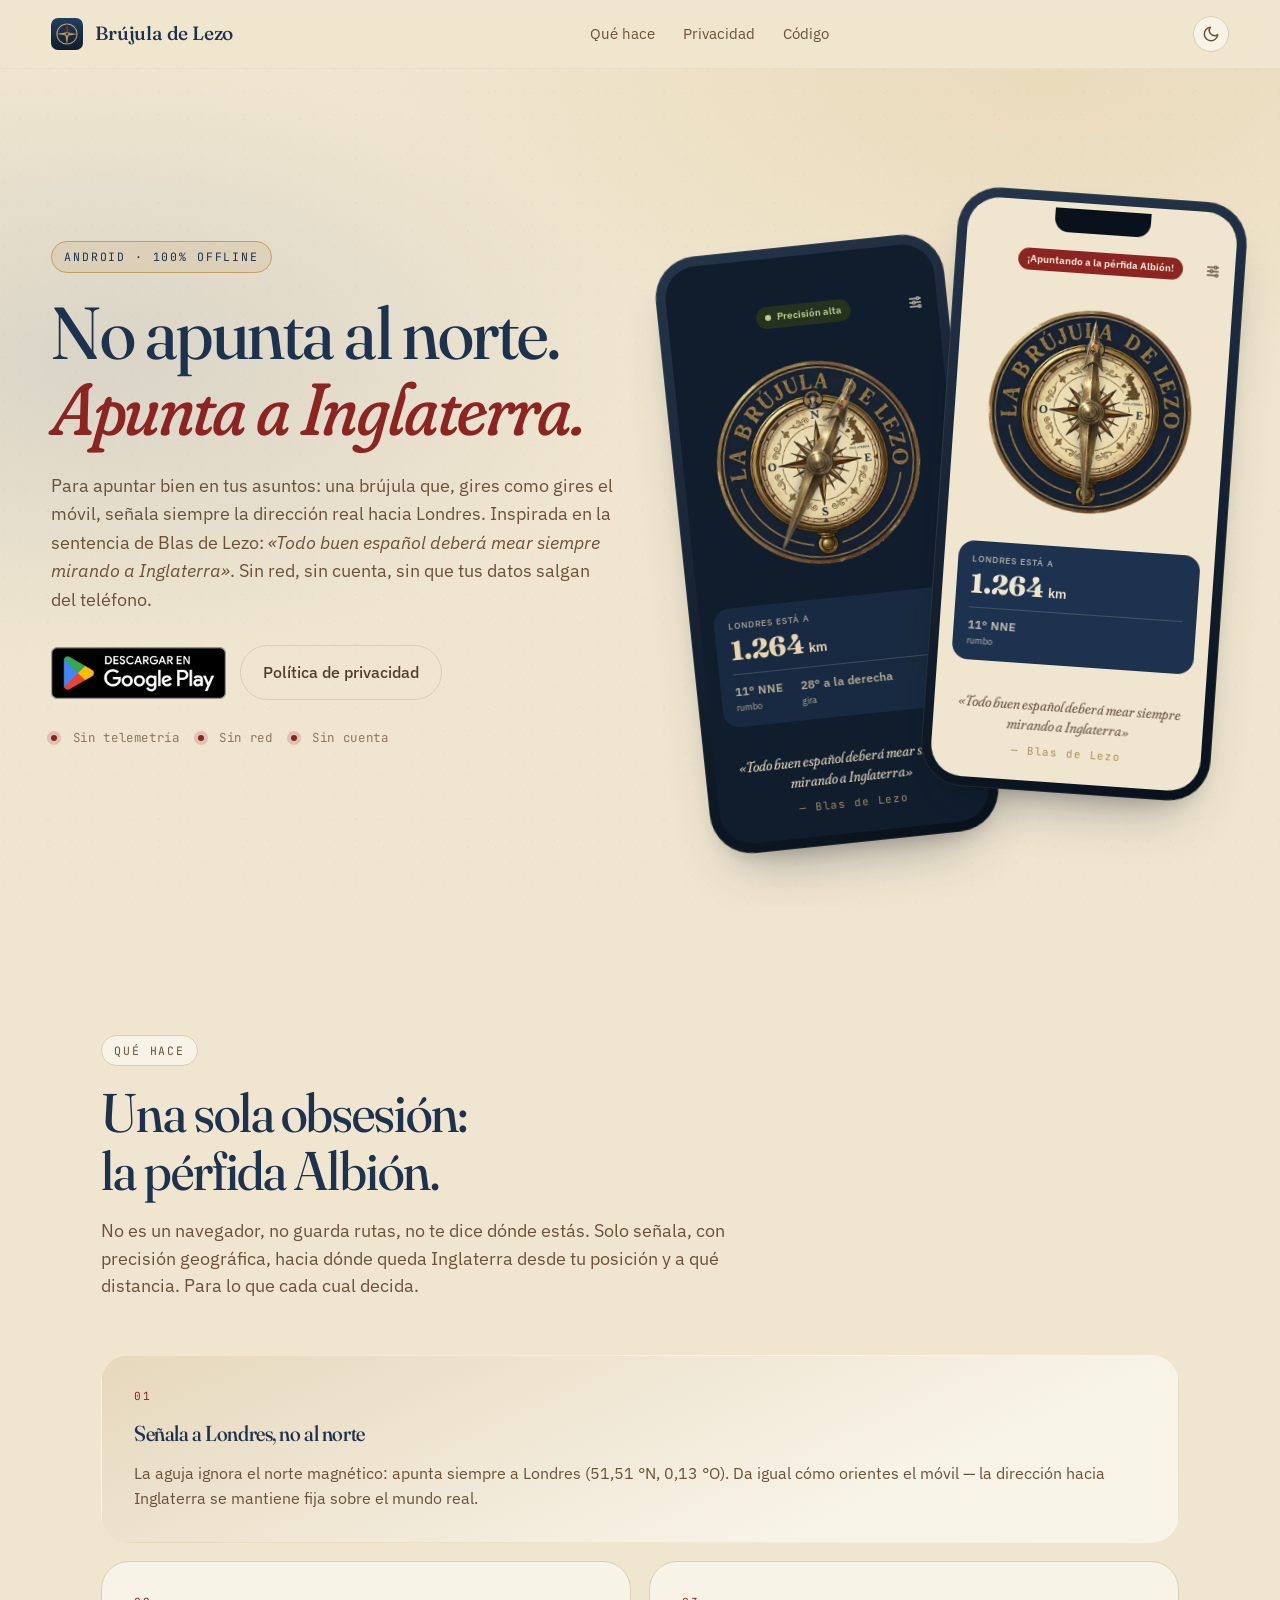
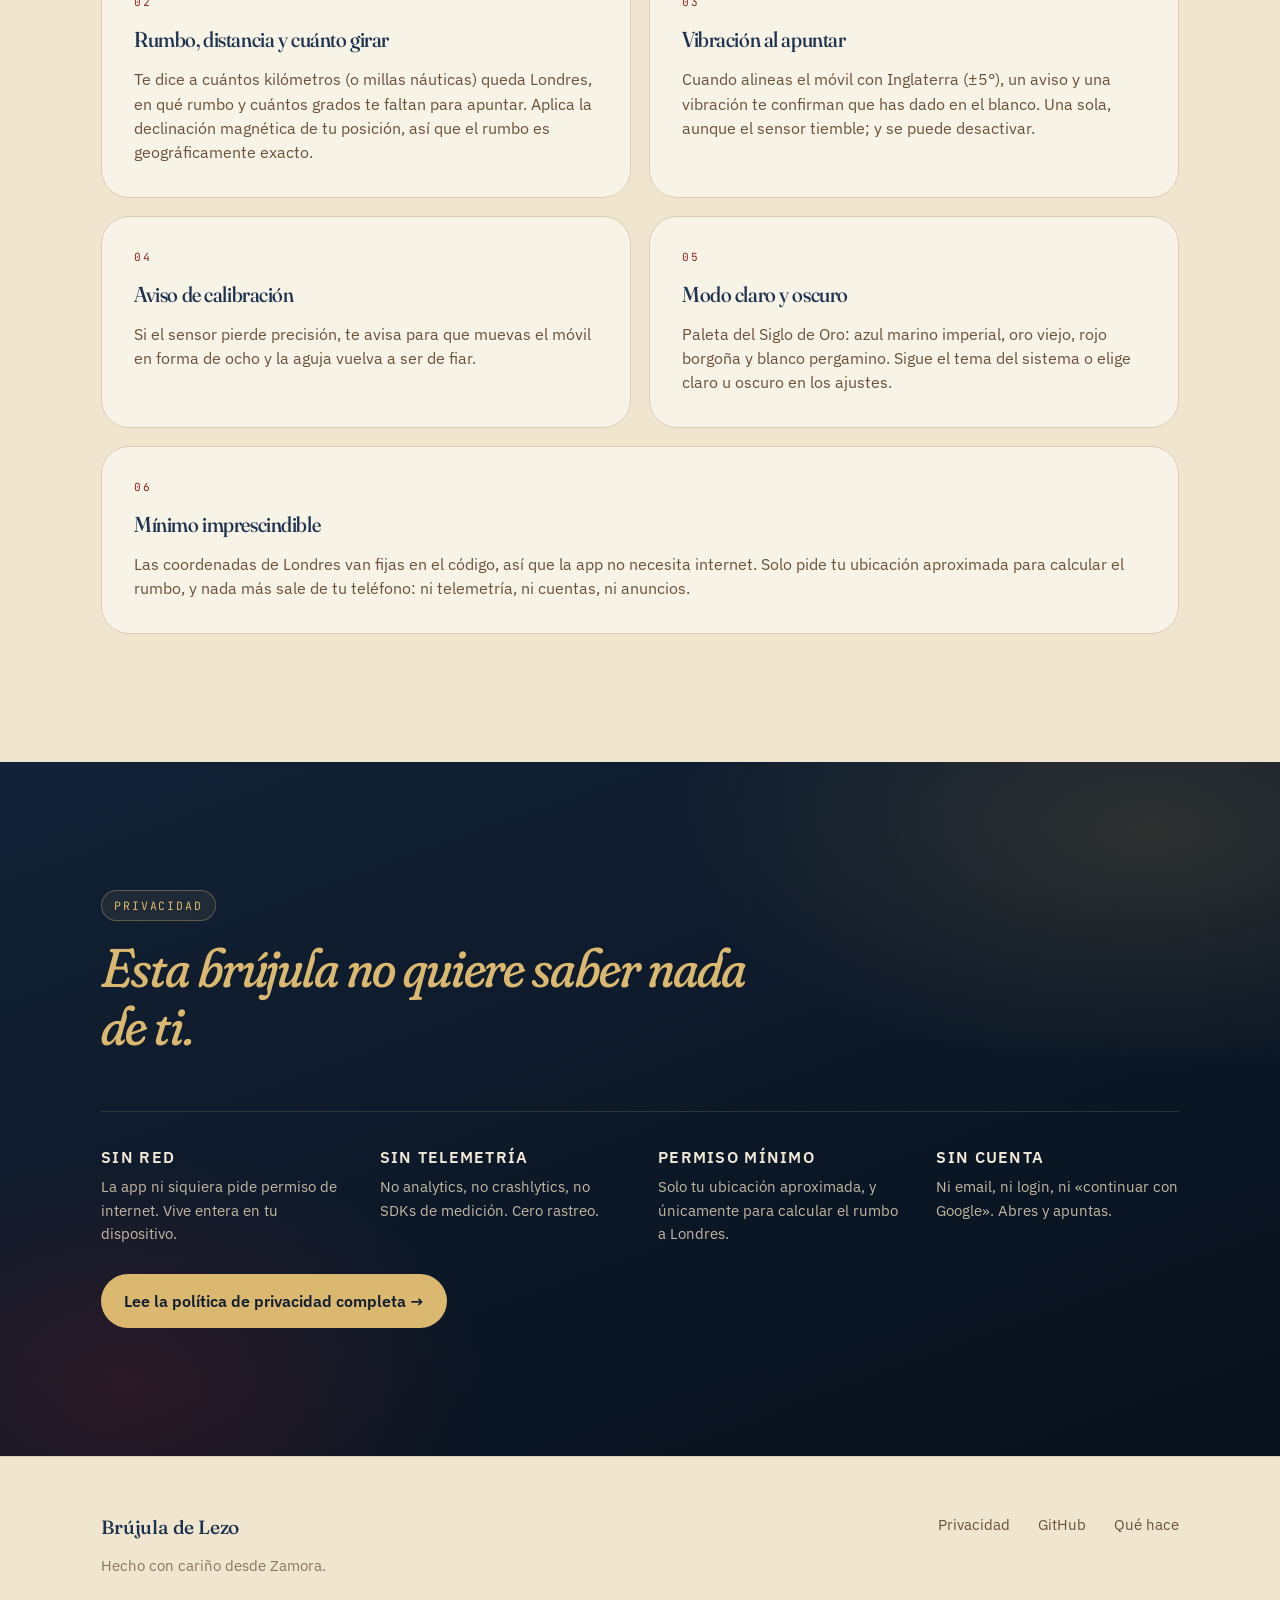
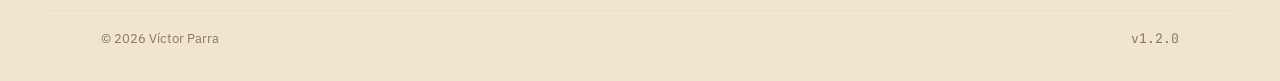
<file: docs/index.html>
<!doctype html>
<html lang="es">
<head>
  <meta charset="utf-8" />
  <meta name="viewport" content="width=device-width, initial-scale=1, viewport-fit=cover" />
  <title>Brújula de Lezo — Para apuntar bien en tus asuntos</title>
  <meta name="description" content="Una brújula para Android que señala siempre a Londres, no al norte. Inspirada en Blas de Lezo. 100% offline: sin red, sin cuenta, sin telemetría." />
  <meta name="theme-color" content="#F0E6D1" media="(prefers-color-scheme: light)" />
  <meta name="theme-color" content="#0F1D2E" media="(prefers-color-scheme: dark)" />

  <!-- OG -->
  <meta property="og:title" content="Brújula de Lezo — Para apuntar bien en tus asuntos" />
  <meta property="og:description" content="Una brújula Android que señala siempre a Inglaterra, no al norte. Sin red, sin cuenta, sin telemetría." />
  <meta property="og:type" content="website" />
  <meta property="og:url" content="https://brujuladelezo.cuzo.dev/" />
  <meta property="og:image" content="https://brujuladelezo.cuzo.dev/icon.png" />

  <link rel="icon" href="favicon.svg" type="image/svg+xml" />
  <link rel="apple-touch-icon" href="icon.png" />
  <link rel="preconnect" href="https://fonts.googleapis.com" />
  <link rel="preconnect" href="https://fonts.gstatic.com" crossorigin />
  <link href="https://fonts.googleapis.com/css2?family=Fraunces:opsz,wght,SOFT@9..144,300..900,30..100&family=IBM+Plex+Sans:wght@300;400;500;600;700&family=JetBrains+Mono:wght@400;500&display=swap" rel="stylesheet" />
  <link rel="stylesheet" href="styles.css" />
</head>
<body>

  <!-- ─── NAV ─────────────────────────────────────────────────────────────── -->
  <header class="nav">
    <a class="brand" href="/">
      <span class="brand__mark" aria-hidden="true">
        <svg viewBox="0 0 108 108" width="32" height="32">
          <defs>
            <linearGradient id="navbg" x1="0" y1="0" x2="0" y2="1">
              <stop offset="0" stop-color="#233d63" />
              <stop offset="1" stop-color="#0f1d2e" />
            </linearGradient>
          </defs>
          <rect width="108" height="108" rx="24" fill="url(#navbg)" />
          <circle cx="54" cy="54" r="34" fill="none" stroke="#c2a25e" stroke-width="3.5" />
          <polygon points="54,18 60,54 54,54" fill="#a02a23" />
          <polygon points="54,18 48,54 54,54" fill="#8a221c" />
          <polygon points="90,54 54,60 54,54" fill="#c2a25e" />
          <polygon points="90,54 54,48 54,54" fill="#a98842" />
          <polygon points="54,90 48,54 54,54" fill="#c2a25e" />
          <polygon points="54,90 60,54 54,54" fill="#a98842" />
          <polygon points="18,54 54,48 54,54" fill="#c2a25e" />
          <polygon points="18,54 54,60 54,54" fill="#a98842" />
          <circle cx="54" cy="54" r="5" fill="#0f1d2e" stroke="#c2a25e" stroke-width="2" />
        </svg>
      </span>
      <span class="brand__name">Brújula de Lezo</span>
    </a>
    <nav class="nav__links">
      <a href="#features">Qué hace</a>
      <a href="#privacy">Privacidad</a>
      <a href="https://github.com/parrazam/brujula-de-lezo" target="_blank" rel="noopener">Código</a>
    </nav>
    <button class="theme-toggle" type="button" aria-label="Cambiar tema" title="Cambiar tema">
      <svg class="icon-moon" viewBox="0 0 24 24" fill="none" stroke="currentColor" stroke-width="2" stroke-linecap="round" stroke-linejoin="round" aria-hidden="true">
        <path d="M21 12.79A9 9 0 1 1 11.21 3 7 7 0 0 0 21 12.79z"/>
      </svg>
      <svg class="icon-sun" viewBox="0 0 24 24" fill="none" stroke="currentColor" stroke-width="2" stroke-linecap="round" stroke-linejoin="round" aria-hidden="true">
        <circle cx="12" cy="12" r="4"/>
        <path d="M12 2v2M12 20v2M4.93 4.93l1.41 1.41M17.66 17.66l1.41 1.41M2 12h2M20 12h2M4.93 19.07l1.41-1.41M17.66 6.34l1.41-1.41"/>
      </svg>
    </button>
  </header>

  <!-- ─── HERO ────────────────────────────────────────────────────────────── -->
  <section class="hero">
    <div class="hero__grain" aria-hidden="true"></div>
    <div class="hero__inner">
      <div class="hero__copy">
        <span class="eyebrow">Android · 100% offline</span>
        <h1 class="hero__title">
          No apunta al norte.
          <span class="hero__title-accent">Apunta a Inglaterra.</span>
        </h1>
        <p class="hero__lead">
          Para apuntar bien en tus asuntos: una brújula que, gires como gires el móvil,
          señala siempre la dirección real
          hacia Londres. Inspirada en la sentencia de Blas de Lezo: <em>«Todo buen español
          deberá mear siempre mirando a Inglaterra»</em>. Sin red, sin cuenta, sin que tus datos salgan del teléfono.
        </p>
        <div class="hero__ctas">
          <a class="btn-play" href="https://play.google.com/store/apps/details?id=com.brujuladelezo" target="_blank" rel="noopener" aria-label="Descargar Brújula de Lezo en Google Play">
            <img src="google-play-badge.png" alt="Disponible en Google Play" />
          </a>
          <a class="btn btn--ghost" href="privacy.html">Política de privacidad</a>
        </div>
        <ul class="hero__chips">
          <li><span class="dot"></span> Sin telemetría</li>
          <li><span class="dot"></span> Sin red</li>
          <li><span class="dot"></span> Sin cuenta</li>
        </ul>
      </div>

      <!-- Mockup móvil: réplica de CompassScreen 1.2 (sin título; estado + ajustes, rosa, tarjeta y cita) -->
      <div class="phones" aria-label="Capturas de la app">
        <div class="phone phone--back" aria-hidden="true">
          <div class="phone__screen">
            <div class="screen screen--dark">
              <div class="app-top">
                <span class="app-pill app-pill--ok"><span class="app-pill__dot"></span>Precisión alta</span>
                <svg class="app-gear" viewBox="0 0 24 24" fill="none" stroke="currentColor" stroke-width="2" stroke-linecap="round" aria-hidden="true"><path d="M4 6h10M18 6h2M4 12h4M12 12h8M4 18h12"/><circle cx="16" cy="6" r="2"/><circle cx="10" cy="12" r="2"/><circle cx="18" cy="18" r="2"/></svg>
              </div>
              <div class="compass">
                <img class="compass__face" src="compass_face.png" alt="" />
                <img class="compass__needle" src="compass_needle.png" alt="" style="--needle: 28deg" />
              </div>
              <div class="app-card">
                <span class="app-card__label">Londres está a</span>
                <span class="app-card__big">1.264<small>km</small></span>
                <span class="app-card__facts"><span><b>11° NNE</b>rumbo</span><span><b>28° a la derecha</b>gira</span></span>
              </div>
              <blockquote class="quote">
                «Todo buen español deberá mear siempre mirando a Inglaterra»
                <cite>— Blas de Lezo</cite>
              </blockquote>
            </div>
          </div>
        </div>

        <div class="phone phone--front">
          <div class="phone__notch" aria-hidden="true"></div>
          <div class="phone__screen">
            <div class="screen screen--light">
              <div class="app-top">
                <span class="app-pill app-pill--hit">¡Apuntando a la pérfida Albión!</span>
                <svg class="app-gear" viewBox="0 0 24 24" fill="none" stroke="currentColor" stroke-width="2" stroke-linecap="round" aria-hidden="true"><path d="M4 6h10M18 6h2M4 12h4M12 12h8M4 18h12"/><circle cx="16" cy="6" r="2"/><circle cx="10" cy="12" r="2"/><circle cx="18" cy="18" r="2"/></svg>
              </div>
              <div class="compass">
                <img class="compass__face" src="compass_face.png" alt="Rosa de los vientos de la Brújula de Lezo" />
                <img class="compass__needle" src="compass_needle.png" alt="Aguja apuntando a Londres" style="--needle: 0deg" />
              </div>
              <div class="app-card">
                <span class="app-card__label">Londres está a</span>
                <span class="app-card__big">1.264<small>km</small></span>
                <span class="app-card__facts"><span><b>11° NNE</b>rumbo</span></span>
              </div>
              <blockquote class="quote">
                «Todo buen español deberá mear siempre mirando a Inglaterra»
                <cite>— Blas de Lezo</cite>
              </blockquote>
            </div>
          </div>
        </div>
      </div>
    </div>
  </section>

  <!-- ─── FEATURES ────────────────────────────────────────────────────────── -->
  <section id="features" class="features">
    <div class="section__head">
      <span class="eyebrow eyebrow--dark">Qué hace</span>
      <h2 class="section__title">Una sola obsesión:<br/>la pérfida Albión.</h2>
      <p class="section__lead">No es un navegador, no guarda rutas, no te dice dónde estás. Solo señala, con precisión geográfica, hacia dónde queda Inglaterra desde tu posición y a qué distancia. Para lo que cada cual decida.</p>
    </div>

    <div class="features__grid">

      <article class="card card--lg card--accent">
        <div class="card__num">01</div>
        <h3>Señala a Londres, no al norte</h3>
        <p>La aguja ignora el norte magnético: apunta siempre a Londres (51,51 °N, 0,13 °O). Da igual cómo orientes el móvil — la dirección hacia Inglaterra se mantiene fija sobre el mundo real.</p>
      </article>

      <article class="card">
        <div class="card__num">02</div>
        <h3>Rumbo, distancia y cuánto girar</h3>
        <p>Te dice a cuántos kilómetros (o millas náuticas) queda Londres, en qué rumbo y cuántos grados te faltan para apuntar. Aplica la declinación magnética de tu posición, así que el rumbo es geográficamente exacto.</p>
      </article>

      <article class="card">
        <div class="card__num">03</div>
        <h3>Vibración al apuntar</h3>
        <p>Cuando alineas el móvil con Inglaterra (±5°), un aviso y una vibración te confirman que has dado en el blanco. Una sola, aunque el sensor tiemble; y se puede desactivar.</p>
      </article>

      <article class="card">
        <div class="card__num">04</div>
        <h3>Aviso de calibración</h3>
        <p>Si el sensor pierde precisión, te avisa para que muevas el móvil en forma de ocho y la aguja vuelva a ser de fiar.</p>
      </article>

      <article class="card">
        <div class="card__num">05</div>
        <h3>Modo claro y oscuro</h3>
        <p>Paleta del Siglo de Oro: azul marino imperial, oro viejo, rojo borgoña y blanco pergamino. Sigue el tema del sistema o elige claro u oscuro en los ajustes.</p>
      </article>

      <article class="card card--lg">
        <div class="card__num">06</div>
        <h3>Mínimo imprescindible</h3>
        <p>Las coordenadas de Londres van fijas en el código, así que la app no necesita internet. Solo pide tu ubicación aproximada para calcular el rumbo, y nada más sale de tu teléfono: ni telemetría, ni cuentas, ni anuncios.</p>
      </article>

    </div>
  </section>

  <!-- ─── PRIVACY MANIFESTO ───────────────────────────────────────────────── -->
  <section id="privacy" class="manifesto">
    <div class="manifesto__inner">
      <span class="eyebrow eyebrow--light">Privacidad</span>
      <h2 class="manifesto__title">Esta brújula no quiere saber nada de ti.</h2>
      <div class="manifesto__grid">
        <div>
          <h3>Sin red</h3>
          <p>La app ni siquiera pide permiso de internet. Vive entera en tu dispositivo.</p>
        </div>
        <div>
          <h3>Sin telemetría</h3>
          <p>No analytics, no crashlytics, no SDKs de medición. Cero rastreo.</p>
        </div>
        <div>
          <h3>Permiso mínimo</h3>
          <p>Solo tu ubicación aproximada, y únicamente para calcular el rumbo a Londres.</p>
        </div>
        <div>
          <h3>Sin cuenta</h3>
          <p>Ni email, ni login, ni «continuar con Google». Abres y apuntas.</p>
        </div>
      </div>
      <a class="btn btn--light" href="privacy.html">Lee la política de privacidad completa →</a>
    </div>
  </section>

  <!-- ─── FOOTER ──────────────────────────────────────────────────────────── -->
  <footer class="foot">
    <div class="foot__inner">
      <div>
        <span class="brand brand--small">
          <span class="brand__name">Brújula de Lezo</span>
        </span>
        <p class="foot__copy">Hecho con cariño desde Zamora.</p>
      </div>
      <nav class="foot__links">
        <a href="privacy.html">Privacidad</a>
        <a href="https://github.com/parrazam/brujula-de-lezo" target="_blank" rel="noopener">GitHub</a>
        <a href="#features">Qué hace</a>
      </nav>
    </div>
    <div class="foot__line">
      <span>© 2026 Víctor Parra</span>
      <span class="mono" id="app-version">v1.2.0</span>
    </div>
  </footer>

  <script>
    // Versión: la traemos en vivo desde la última GitHub Release para que el
    // footer se actualice solo con cada tag. Si falla la red, se queda el
    // valor estático que ya está en el HTML.
    (function () {
      var el = document.getElementById('app-version');
      if (!el || !window.fetch) return;
      fetch('https://api.github.com/repos/parrazam/brujula-de-lezo/releases/latest', {
        headers: { 'Accept': 'application/vnd.github+json' }
      })
        .then(function (r) { return r.ok ? r.json() : null; })
        .then(function (data) {
          if (data && typeof data.tag_name === 'string' && data.tag_name) {
            el.textContent = data.tag_name;
          }
        })
        .catch(function () { /* noop: nos quedamos con el fallback */ });
    })();
  </script>

  <script>
    // Toggle de tema. Sin almacenamiento: solo persiste en la pestaña activa.
    // Si el usuario nunca pulsa, el tema lo decide prefers-color-scheme via CSS.
    (function () {
      var btn = document.querySelector('.theme-toggle');
      if (!btn) return;
      var root = document.documentElement;
      btn.addEventListener('click', function () {
        var prefersDark = window.matchMedia('(prefers-color-scheme: dark)').matches;
        var current = root.classList.contains('theme-dark') ? 'dark'
                    : root.classList.contains('theme-light') ? 'light'
                    : (prefersDark ? 'dark' : 'light');
        var next = current === 'dark' ? 'light' : 'dark';
        root.classList.remove('theme-light', 'theme-dark');
        root.classList.add('theme-' + next);
      });
    })();
  </script>
</body>
</html>
</file>
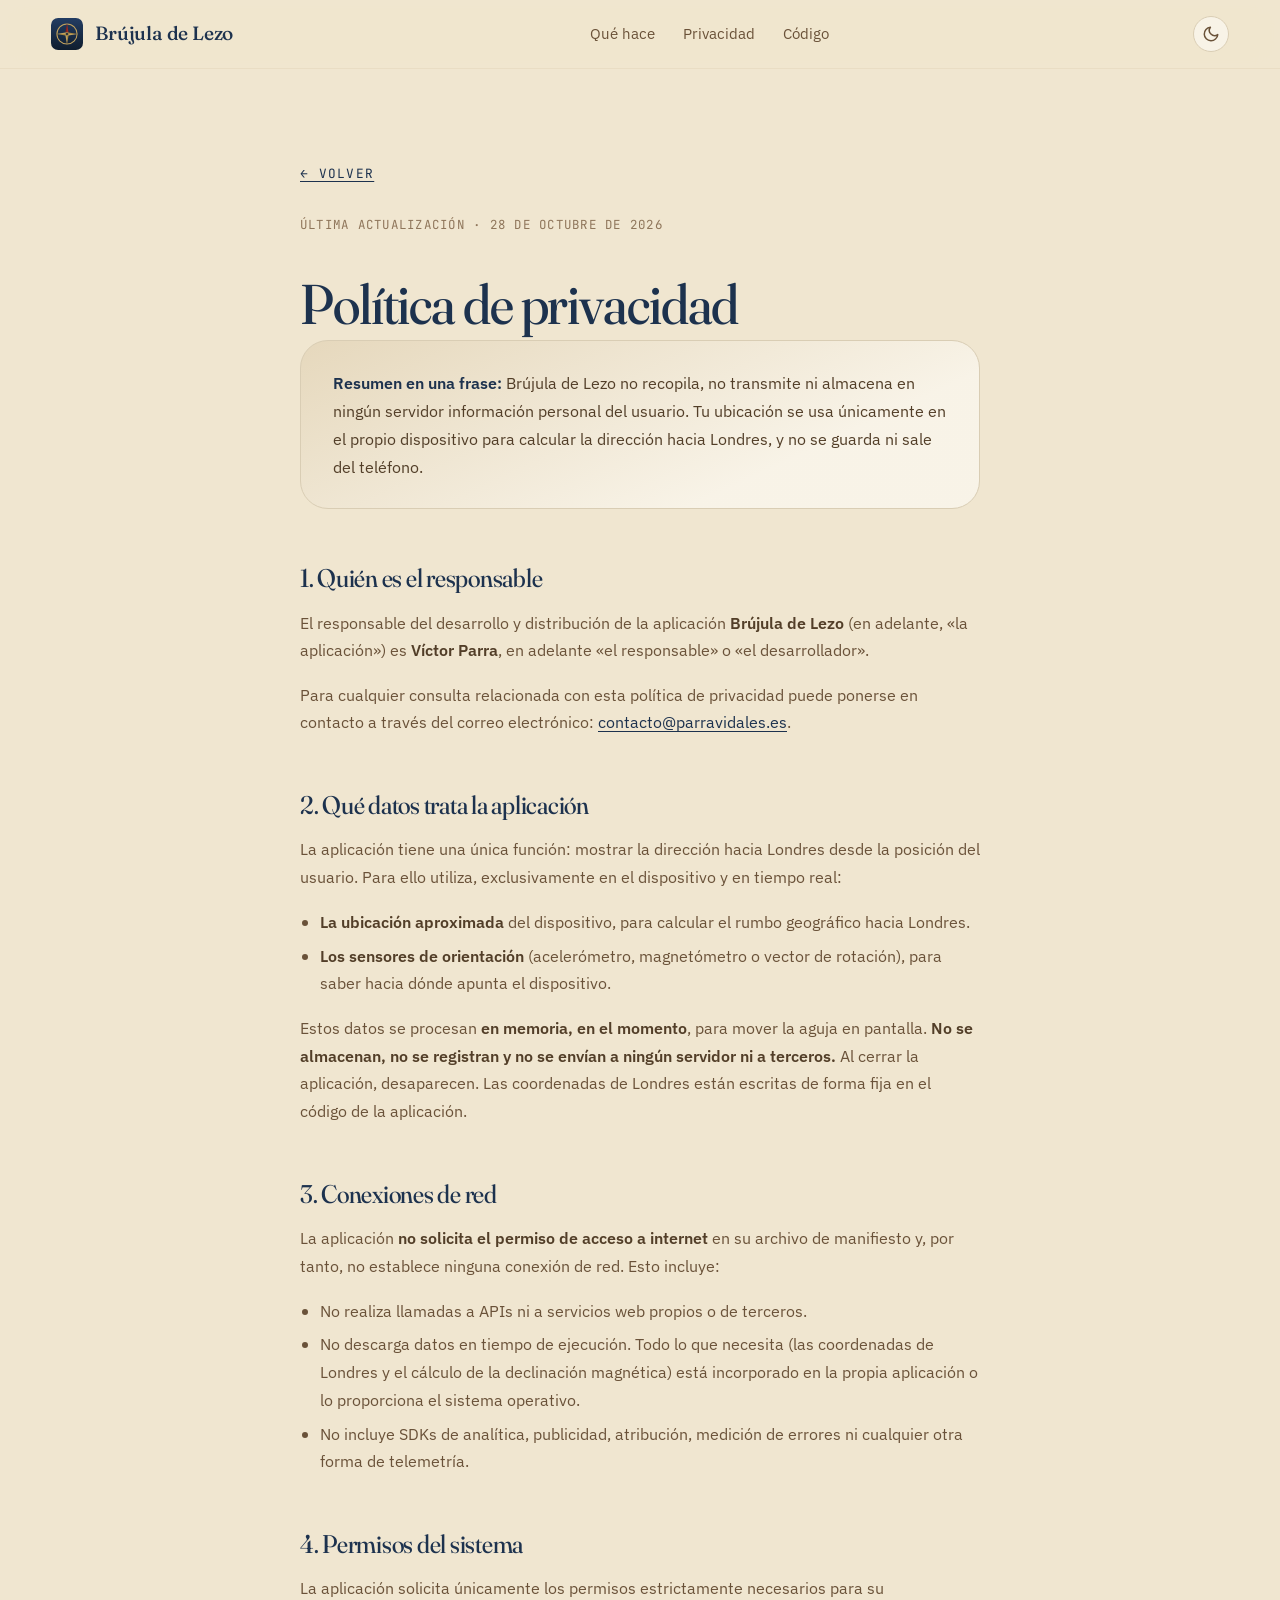
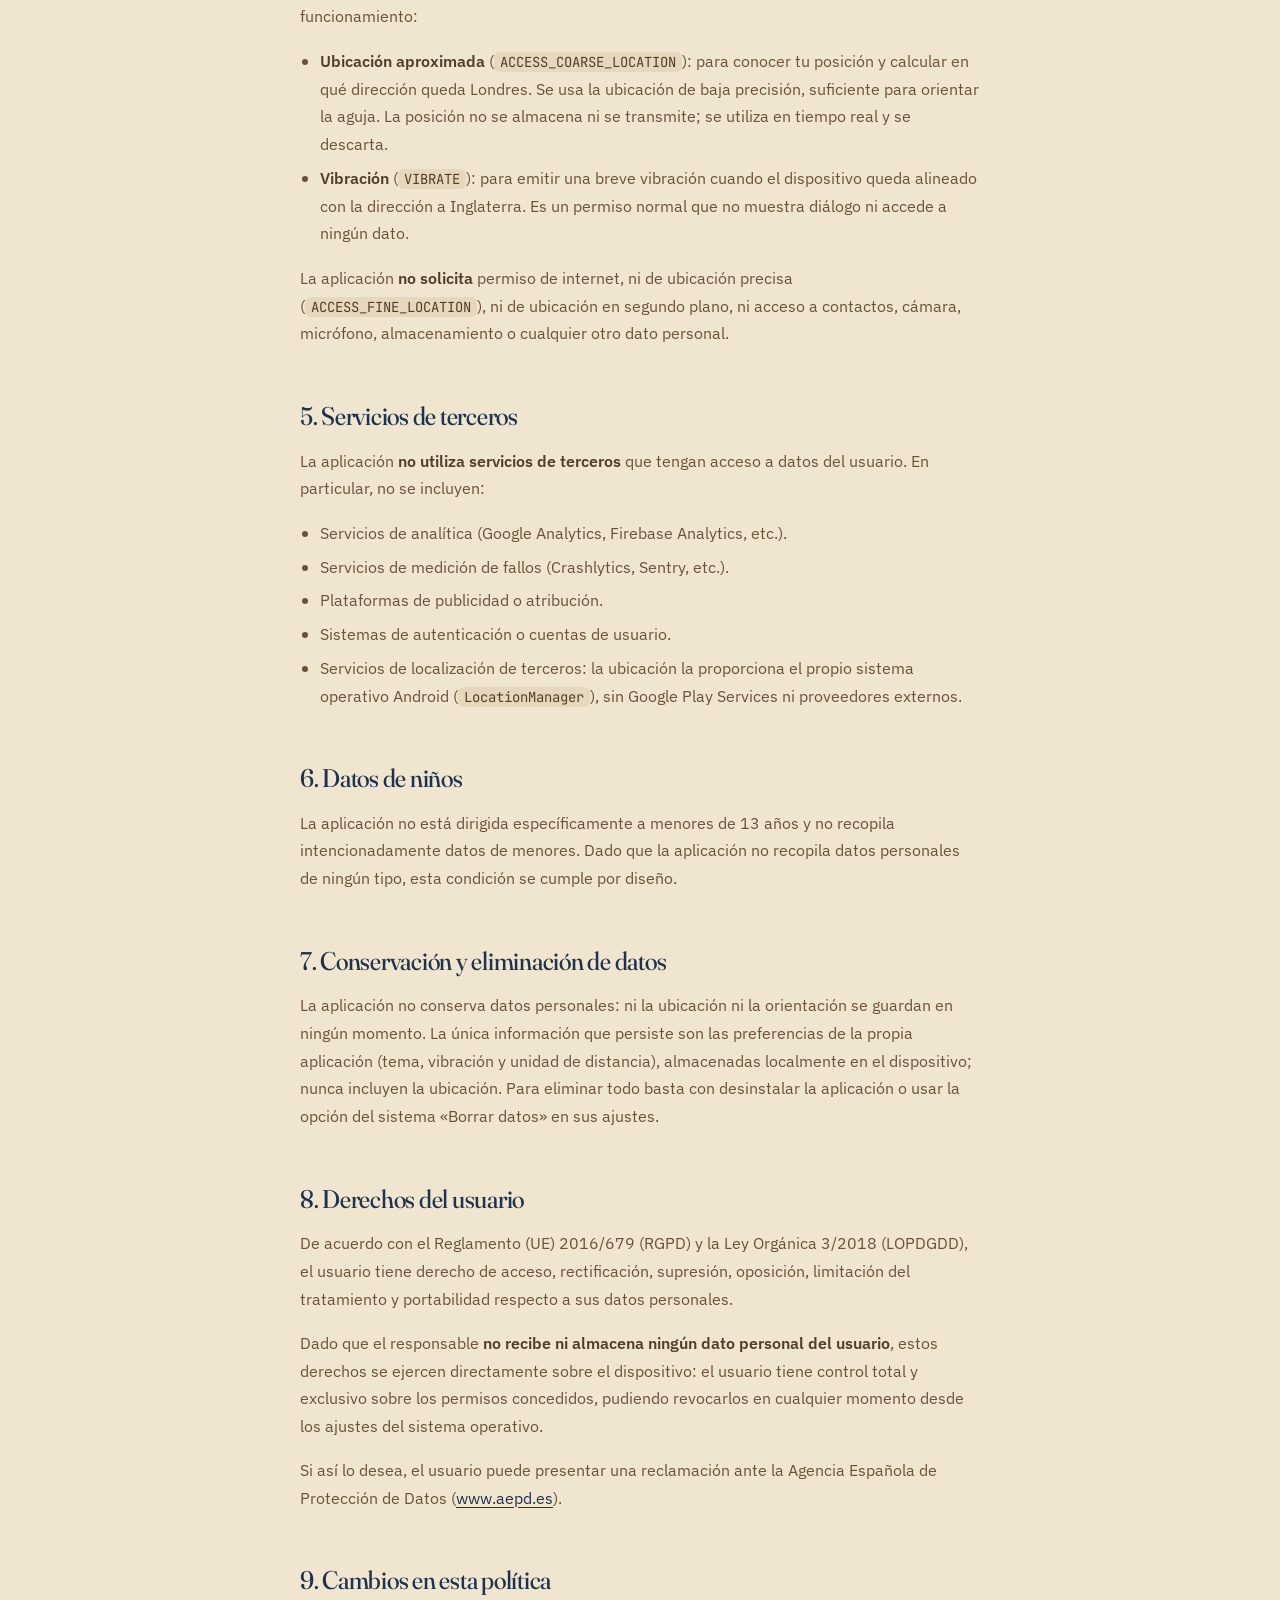
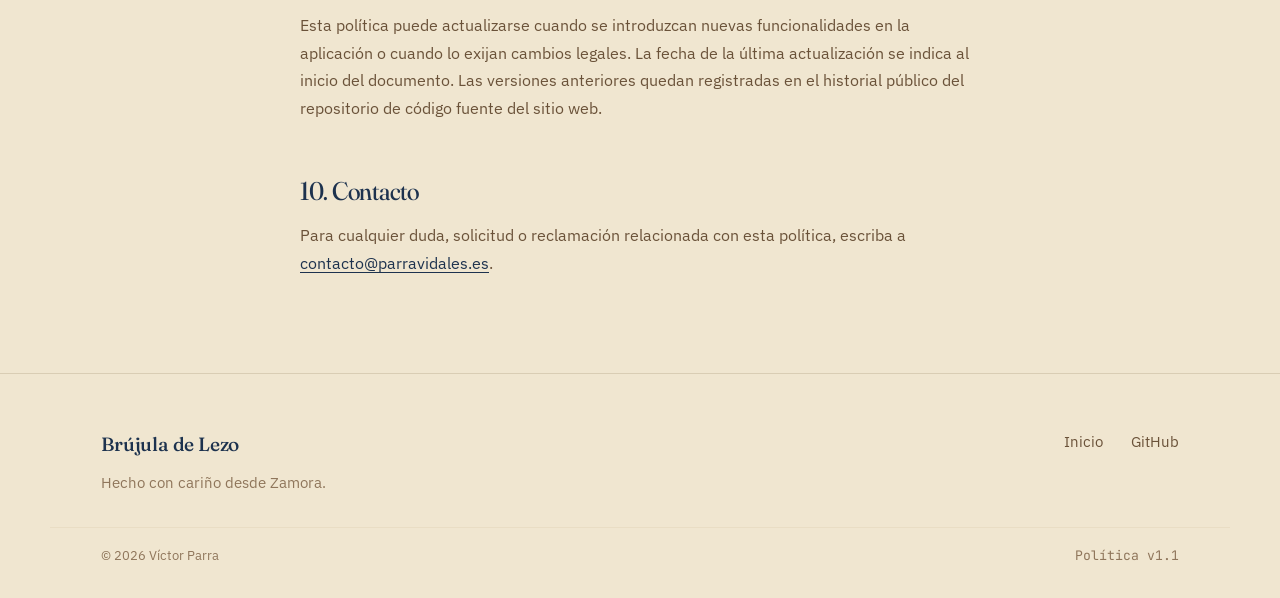
<file: docs/privacy.html>
<!doctype html>
<html lang="es">
<head>
  <meta charset="utf-8" />
  <meta name="viewport" content="width=device-width, initial-scale=1, viewport-fit=cover" />
  <title>Política de privacidad — Brújula de Lezo</title>
  <meta name="description" content="Política de privacidad de Brújula de Lezo: una app Android que no recopila datos personales, no se conecta a internet y solo usa tu ubicación aproximada en el propio dispositivo." />
  <meta name="theme-color" content="#F0E6D1" media="(prefers-color-scheme: light)" />
  <meta name="theme-color" content="#0F1D2E" media="(prefers-color-scheme: dark)" />
  <link rel="icon" href="favicon.svg" type="image/svg+xml" />
  <link rel="apple-touch-icon" href="icon.png" />
  <link rel="preconnect" href="https://fonts.googleapis.com" />
  <link rel="preconnect" href="https://fonts.gstatic.com" crossorigin />
  <link href="https://fonts.googleapis.com/css2?family=Fraunces:opsz,wght,SOFT@9..144,300..900,30..100&family=IBM+Plex+Sans:wght@300;400;500;600;700&family=JetBrains+Mono:wght@400;500&display=swap" rel="stylesheet" />
  <link rel="stylesheet" href="styles.css" />
</head>
<body>

  <header class="nav">
    <a class="brand" href="/">
      <span class="brand__mark" aria-hidden="true">
        <svg viewBox="0 0 108 108" width="32" height="32">
          <defs>
            <linearGradient id="navbg" x1="0" y1="0" x2="0" y2="1">
              <stop offset="0" stop-color="#233d63" />
              <stop offset="1" stop-color="#0f1d2e" />
            </linearGradient>
          </defs>
          <rect width="108" height="108" rx="24" fill="url(#navbg)" />
          <circle cx="54" cy="54" r="34" fill="none" stroke="#c2a25e" stroke-width="3.5" />
          <polygon points="54,18 60,54 54,54" fill="#a02a23" />
          <polygon points="54,18 48,54 54,54" fill="#8a221c" />
          <polygon points="90,54 54,60 54,54" fill="#c2a25e" />
          <polygon points="90,54 54,48 54,54" fill="#a98842" />
          <polygon points="54,90 48,54 54,54" fill="#c2a25e" />
          <polygon points="54,90 60,54 54,54" fill="#a98842" />
          <polygon points="18,54 54,48 54,54" fill="#c2a25e" />
          <polygon points="18,54 54,60 54,54" fill="#a98842" />
          <circle cx="54" cy="54" r="5" fill="#0f1d2e" stroke="#c2a25e" stroke-width="2" />
        </svg>
      </span>
      <span class="brand__name">Brújula de Lezo</span>
    </a>
    <nav class="nav__links">
      <a href="/#features">Qué hace</a>
      <a href="/#privacy">Privacidad</a>
      <a href="https://github.com/parrazam/brujula-de-lezo" target="_blank" rel="noopener">Código</a>
    </nav>
    <button class="theme-toggle" type="button" aria-label="Cambiar tema" title="Cambiar tema">
      <svg class="icon-moon" viewBox="0 0 24 24" fill="none" stroke="currentColor" stroke-width="2" stroke-linecap="round" stroke-linejoin="round" aria-hidden="true">
        <path d="M21 12.79A9 9 0 1 1 11.21 3 7 7 0 0 0 21 12.79z"/>
      </svg>
      <svg class="icon-sun" viewBox="0 0 24 24" fill="none" stroke="currentColor" stroke-width="2" stroke-linecap="round" stroke-linejoin="round" aria-hidden="true">
        <circle cx="12" cy="12" r="4"/>
        <path d="M12 2v2M12 20v2M4.93 4.93l1.41 1.41M17.66 17.66l1.41 1.41M2 12h2M20 12h2M4.93 19.07l1.41-1.41M17.66 6.34l1.41-1.41"/>
      </svg>
    </button>
  </header>

  <main class="legal">
    <a class="legal__back" href="/">← Volver</a>

    <span class="legal__meta">Última actualización · 28 de octubre de 2026</span>
    <h1>Política de privacidad</h1>

    <div class="legal__intro">
      <p><strong>Resumen en una frase:</strong> Brújula de Lezo no recopila, no transmite ni almacena en ningún servidor información personal del usuario. Tu ubicación se usa únicamente en el propio dispositivo para calcular la dirección hacia Londres, y no se guarda ni sale del teléfono.</p>
    </div>

    <h2>1. Quién es el responsable</h2>
    <p>El responsable del desarrollo y distribución de la aplicación <strong>Brújula de Lezo</strong> (en adelante, «la aplicación») es <strong>Víctor Parra</strong>, en adelante «el responsable» o «el desarrollador».</p>
    <p>Para cualquier consulta relacionada con esta política de privacidad puede ponerse en contacto a través del correo electrónico: <a href="mailto:contacto@parravidales.es">contacto@parravidales.es</a>.</p>

    <h2>2. Qué datos trata la aplicación</h2>
    <p>La aplicación tiene una única función: mostrar la dirección hacia Londres desde la posición del usuario. Para ello utiliza, exclusivamente en el dispositivo y en tiempo real:</p>
    <ul>
      <li><strong>La ubicación aproximada</strong> del dispositivo, para calcular el rumbo geográfico hacia Londres.</li>
      <li><strong>Los sensores de orientación</strong> (acelerómetro, magnetómetro o vector de rotación), para saber hacia dónde apunta el dispositivo.</li>
    </ul>
    <p>Estos datos se procesan <strong>en memoria, en el momento</strong>, para mover la aguja en pantalla. <strong>No se almacenan, no se registran y no se envían a ningún servidor ni a terceros.</strong> Al cerrar la aplicación, desaparecen. Las coordenadas de Londres están escritas de forma fija en el código de la aplicación.</p>

    <h2>3. Conexiones de red</h2>
    <p>La aplicación <strong>no solicita el permiso de acceso a internet</strong> en su archivo de manifiesto y, por tanto, no establece ninguna conexión de red. Esto incluye:</p>
    <ul>
      <li>No realiza llamadas a APIs ni a servicios web propios o de terceros.</li>
      <li>No descarga datos en tiempo de ejecución. Todo lo que necesita (las coordenadas de Londres y el cálculo de la declinación magnética) está incorporado en la propia aplicación o lo proporciona el sistema operativo.</li>
      <li>No incluye SDKs de analítica, publicidad, atribución, medición de errores ni cualquier otra forma de telemetría.</li>
    </ul>

    <h2>4. Permisos del sistema</h2>
    <p>La aplicación solicita únicamente los permisos estrictamente necesarios para su funcionamiento:</p>
    <ul>
      <li><strong>Ubicación aproximada</strong> (<code>ACCESS_COARSE_LOCATION</code>): para conocer tu posición y calcular en qué dirección queda Londres. Se usa la ubicación de baja precisión, suficiente para orientar la aguja. La posición no se almacena ni se transmite; se utiliza en tiempo real y se descarta.</li>
      <li><strong>Vibración</strong> (<code>VIBRATE</code>): para emitir una breve vibración cuando el dispositivo queda alineado con la dirección a Inglaterra. Es un permiso normal que no muestra diálogo ni accede a ningún dato.</li>
    </ul>
    <p>La aplicación <strong>no solicita</strong> permiso de internet, ni de ubicación precisa (<code>ACCESS_FINE_LOCATION</code>), ni de ubicación en segundo plano, ni acceso a contactos, cámara, micrófono, almacenamiento o cualquier otro dato personal.</p>

    <h2>5. Servicios de terceros</h2>
    <p>La aplicación <strong>no utiliza servicios de terceros</strong> que tengan acceso a datos del usuario. En particular, no se incluyen:</p>
    <ul>
      <li>Servicios de analítica (Google Analytics, Firebase Analytics, etc.).</li>
      <li>Servicios de medición de fallos (Crashlytics, Sentry, etc.).</li>
      <li>Plataformas de publicidad o atribución.</li>
      <li>Sistemas de autenticación o cuentas de usuario.</li>
      <li>Servicios de localización de terceros: la ubicación la proporciona el propio sistema operativo Android (<code>LocationManager</code>), sin Google Play Services ni proveedores externos.</li>
    </ul>

    <h2>6. Datos de niños</h2>
    <p>La aplicación no está dirigida específicamente a menores de 13 años y no recopila intencionadamente datos de menores. Dado que la aplicación no recopila datos personales de ningún tipo, esta condición se cumple por diseño.</p>

    <h2>7. Conservación y eliminación de datos</h2>
    <p>La aplicación no conserva datos personales: ni la ubicación ni la orientación se guardan en ningún momento. La única información que persiste son las preferencias de la propia aplicación (tema, vibración y unidad de distancia), almacenadas localmente en el dispositivo; nunca incluyen la ubicación. Para eliminar todo basta con desinstalar la aplicación o usar la opción del sistema «Borrar datos» en sus ajustes.</p>

    <h2>8. Derechos del usuario</h2>
    <p>De acuerdo con el Reglamento (UE) 2016/679 (RGPD) y la Ley Orgánica 3/2018 (LOPDGDD), el usuario tiene derecho de acceso, rectificación, supresión, oposición, limitación del tratamiento y portabilidad respecto a sus datos personales.</p>
    <p>Dado que el responsable <strong>no recibe ni almacena ningún dato personal del usuario</strong>, estos derechos se ejercen directamente sobre el dispositivo: el usuario tiene control total y exclusivo sobre los permisos concedidos, pudiendo revocarlos en cualquier momento desde los ajustes del sistema operativo.</p>
    <p>Si así lo desea, el usuario puede presentar una reclamación ante la Agencia Española de Protección de Datos (<a href="https://www.aepd.es" target="_blank" rel="noopener">www.aepd.es</a>).</p>

    <h2>9. Cambios en esta política</h2>
    <p>Esta política puede actualizarse cuando se introduzcan nuevas funcionalidades en la aplicación o cuando lo exijan cambios legales. La fecha de la última actualización se indica al inicio del documento. Las versiones anteriores quedan registradas en el historial público del repositorio de código fuente del sitio web.</p>

    <h2>10. Contacto</h2>
    <p>Para cualquier duda, solicitud o reclamación relacionada con esta política, escriba a <a href="mailto:contacto@parravidales.es">contacto@parravidales.es</a>.</p>
  </main>

  <footer class="foot">
    <div class="foot__inner">
      <div>
        <span class="brand brand--small"><span class="brand__name">Brújula de Lezo</span></span>
        <p class="foot__copy">Hecho con cariño desde Zamora.</p>
      </div>
      <nav class="foot__links">
        <a href="/">Inicio</a>
        <a href="https://github.com/parrazam/brujula-de-lezo" target="_blank" rel="noopener">GitHub</a>
      </nav>
    </div>
    <div class="foot__line">
      <span>© 2026 Víctor Parra</span>
      <span class="mono">Política v1.1</span>
    </div>
  </footer>

  <script>
    (function () {
      var btn = document.querySelector('.theme-toggle');
      if (!btn) return;
      var root = document.documentElement;
      btn.addEventListener('click', function () {
        var prefersDark = window.matchMedia('(prefers-color-scheme: dark)').matches;
        var current = root.classList.contains('theme-dark') ? 'dark'
                    : root.classList.contains('theme-light') ? 'light'
                    : (prefersDark ? 'dark' : 'light');
        var next = current === 'dark' ? 'light' : 'dark';
        root.classList.remove('theme-light', 'theme-dark');
        root.classList.add('theme-' + next);
      });
    })();
  </script>
</body>
</html>
</file>
<file: docs/styles.css>
/* ──────────────────────────────────────────────────────────────────────────
   Brújula de Lezo — landing
   Paleta: idéntica a la app Android (Siglo de Oro / Imperio español, en HSL).
   Fonts:  Fraunces (display), IBM Plex Sans (body), JetBrains Mono (detalle)
   ────────────────────────────────────────────────────────────────────────── */

:root {
  /* ── Tokens de marca (constantes, no cambian con el tema) ───────────── */
  /* Modo claro de la app */
  --azul-imperial:  hsl(214 45% 21%);   /* Azul Marino Imperial */
  --oro-viejo:      hsl(40 42% 57%);    /* Oro Viejo            */
  --borgona:        hsl(2 62% 34%);     /* Rojo Borgoña         */
  --pergamino:      hsl(41 52% 88%);    /* Blanco Pergamino     */
  --cuero:          hsl(31 34% 24%);    /* Marrón Cuero         */
  /* Modo oscuro de la app */
  --oro-brillante:  hsl(40 60% 65%);    /* Oro Viejo Brillante  */
  --azul-medio:     hsl(214 40% 30%);   /* Azul Marino Medio    */
  --borgona-vivo:   hsl(2 75% 45%);     /* Rojo Borgoña Vivo    */
  --abismo:         hsl(214 50% 12%);   /* Azul Abismo Profundo */
  --bronce:         hsl(41 30% 50%);    /* Bronce Envejecido    */

  /* ── Tokens semánticos (modo claro por defecto) ─────────────────────── */
  --paper:          var(--pergamino);
  --ink:            var(--cuero);
  --ink-soft:       hsl(31 30% 32%);
  --ink-mute:       hsl(31 22% 46%);
  --heading:        var(--azul-imperial);
  --accent:         var(--azul-imperial);   /* primary / enlaces  */
  --gold:           var(--oro-viejo);
  --crimson:        var(--borgona);
  --surface-card:   hsl(42 55% 94%);
  --line:           hsl(40 33% 78%);
  --line-soft:      hsl(41 45% 84%);
  --soft-fill:      hsl(40 45% 82%);        /* contenedor primario tenue */
  --hero-grad-1:    hsl(40 55% 70% / 0.30);
  --hero-grad-2:    hsl(214 45% 35% / 0.12);
  --shadow-soft:    0 1px 2px hsl(31 40% 15% / .08), 0 8px 24px -12px hsl(31 40% 15% / .22);
  --shadow-deep:    0 30px 60px -30px hsl(214 60% 8% / .45), 0 12px 24px -16px hsl(214 60% 8% / .28);
  --grain-color:    hsl(31 40% 20% / 0.05);

  /* Screen del mockup en modo claro (no hereda el tema de la página) */
  --screen-bg:      hsl(41 52% 88%);
  --screen-ink:     hsl(31 34% 24%);
  --screen-accent:  hsl(2 62% 34%);

  /* Tipografía & layout */
  --serif: "Fraunces", "Iowan Old Style", "Georgia", serif;
  --sans:  "IBM Plex Sans", system-ui, -apple-system, "Segoe UI", sans-serif;
  --mono:  "JetBrains Mono", ui-monospace, "SF Mono", Menlo, monospace;
  --radius: 16px;
  --radius-lg: 28px;
  --max: 1180px;
}

/* ── Modo oscuro por preferencia del SO (default) ─────────────────────── */
@media (prefers-color-scheme: dark) {
  :root {
    --paper:          var(--abismo);
    --ink:            hsl(41 42% 84%);
    --ink-soft:       hsl(41 30% 70%);
    --ink-mute:       var(--bronce);
    --heading:        var(--oro-brillante);
    --accent:         var(--oro-brillante);
    --gold:           var(--oro-brillante);
    --crimson:        var(--borgona-vivo);
    --surface-card:   hsl(214 38% 17%);
    --line:           hsl(214 28% 25%);
    --line-soft:      hsl(214 38% 15%);
    --soft-fill:      hsl(214 40% 22%);
    --hero-grad-1:    hsl(40 60% 55% / 0.20);
    --hero-grad-2:    hsl(214 50% 40% / 0.22);
    --shadow-soft:    0 1px 2px hsl(0 0% 0% / .4), 0 8px 24px -12px hsl(0 0% 0% / .6);
    --shadow-deep:    0 30px 60px -30px hsl(0 0% 0% / .85), 0 12px 24px -16px hsl(0 0% 0% / .6);
    --grain-color:    hsl(40 60% 80% / 0.05);
  }
}

/* ── Override manual desde el toggle ──────────────────────────────────── */
html.theme-light {
  color-scheme: light;
  --paper:          var(--pergamino);
  --ink:            var(--cuero);
  --ink-soft:       hsl(31 30% 32%);
  --ink-mute:       hsl(31 22% 46%);
  --heading:        var(--azul-imperial);
  --accent:         var(--azul-imperial);
  --gold:           var(--oro-viejo);
  --crimson:        var(--borgona);
  --surface-card:   hsl(42 55% 94%);
  --line:           hsl(40 33% 78%);
  --line-soft:      hsl(41 45% 84%);
  --soft-fill:      hsl(40 45% 82%);
  --hero-grad-1:    hsl(40 55% 70% / 0.30);
  --hero-grad-2:    hsl(214 45% 35% / 0.12);
  --shadow-soft:    0 1px 2px hsl(31 40% 15% / .08), 0 8px 24px -12px hsl(31 40% 15% / .22);
  --shadow-deep:    0 30px 60px -30px hsl(214 60% 8% / .45), 0 12px 24px -16px hsl(214 60% 8% / .28);
  --grain-color:    hsl(31 40% 20% / 0.05);
}
html.theme-dark {
  color-scheme: dark;
  --paper:          var(--abismo);
  --ink:            hsl(41 42% 84%);
  --ink-soft:       hsl(41 30% 70%);
  --ink-mute:       var(--bronce);
  --heading:        var(--oro-brillante);
  --accent:         var(--oro-brillante);
  --gold:           var(--oro-brillante);
  --crimson:        var(--borgona-vivo);
  --surface-card:   hsl(214 38% 17%);
  --line:           hsl(214 28% 25%);
  --line-soft:      hsl(214 38% 15%);
  --soft-fill:      hsl(214 40% 22%);
  --hero-grad-1:    hsl(40 60% 55% / 0.20);
  --hero-grad-2:    hsl(214 50% 40% / 0.22);
  --shadow-soft:    0 1px 2px hsl(0 0% 0% / .4), 0 8px 24px -12px hsl(0 0% 0% / .6);
  --shadow-deep:    0 30px 60px -30px hsl(0 0% 0% / .85), 0 12px 24px -16px hsl(0 0% 0% / .6);
  --grain-color:    hsl(40 60% 80% / 0.05);
}

* { box-sizing: border-box; }
html, body { margin: 0; padding: 0; }
body {
  font-family: var(--sans);
  font-weight: 400;
  font-size: 17px;
  line-height: 1.55;
  color: var(--ink);
  background: var(--paper);
  -webkit-font-smoothing: antialiased;
  text-rendering: optimizeLegibility;
}
img, svg { display: block; max-width: 100%; }
a { color: inherit; text-decoration: none; }

/* ─── Tipografía editorial ─────────────────────────────────────────────── */
h1, h2, h3 {
  font-family: var(--serif);
  font-weight: 450;
  font-variation-settings: "opsz" 144, "SOFT" 30;
  letter-spacing: -0.02em;
  margin: 0;
  color: var(--heading);
}
h1 { font-size: clamp(2.5rem, 5vw + 1rem, 4.6rem); line-height: 1.03; }
h2 { font-size: clamp(2rem, 3vw + 1rem, 3.4rem); line-height: 1.06; }
h3 { font-size: 1.35rem; line-height: 1.2; font-weight: 500; }
em { font-style: italic; font-variation-settings: "opsz" 144, "SOFT" 100; }

.eyebrow {
  display: inline-block;
  font-family: var(--mono);
  font-size: 0.72rem;
  letter-spacing: 0.16em;
  text-transform: uppercase;
  color: var(--accent);
  padding: 6px 12px;
  border: 1px solid var(--gold);
  border-radius: 999px;
  background: color-mix(in srgb, var(--gold) 18%, transparent);
}
.eyebrow--dark  { color: var(--ink-soft); border-color: var(--line); background: var(--surface-card); }
/* Sobre el manifiesto oscuro (fijo): colores constantes */
.eyebrow--light { color: var(--oro-brillante); border-color: hsl(40 60% 65% / 0.35); background: hsl(40 60% 65% / 0.08); }

/* ─── NAV ──────────────────────────────────────────────────────────────── */
.nav {
  position: sticky; top: 0; z-index: 50;
  display: flex; align-items: center; justify-content: space-between;
  padding: 16px clamp(20px, 4vw, 56px);
  background: color-mix(in srgb, var(--paper) 82%, transparent);
  backdrop-filter: saturate(140%) blur(12px);
  -webkit-backdrop-filter: saturate(140%) blur(12px);
  border-bottom: 1px solid var(--line-soft);
}
.brand { display: inline-flex; align-items: center; gap: 12px; }
.brand__mark { display: inline-flex; }
.brand__name {
  font-family: var(--serif);
  font-weight: 500;
  font-size: 1.2rem;
  letter-spacing: -0.01em;
  color: var(--heading);
}
.nav__links { display: flex; gap: 28px; }
.nav__links a {
  font-size: 0.95rem;
  color: var(--ink-soft);
  position: relative;
}
.nav__links a:hover { color: var(--accent); }
.nav__links a:hover::after {
  content: ""; position: absolute; left: 0; right: 0; bottom: -6px;
  height: 1px; background: var(--gold);
}

/* ─── Theme toggle ─────────────────────────────────────────────────────── */
.theme-toggle {
  appearance: none; -webkit-appearance: none;
  display: inline-flex; align-items: center; justify-content: center;
  width: 36px; height: 36px;
  margin-left: 8px;
  padding: 0;
  border: 1px solid var(--line);
  border-radius: 999px;
  background: var(--surface-card);
  color: var(--ink-soft);
  cursor: pointer;
  transition: color .15s ease, border-color .15s ease, background .15s ease;
}
.theme-toggle:hover {
  color: var(--accent);
  border-color: var(--gold);
}
.theme-toggle svg { width: 18px; height: 18px; }
.theme-toggle .icon-sun { display: none; }
.theme-toggle .icon-moon { display: block; }
html.theme-dark .theme-toggle .icon-sun { display: block; }
html.theme-dark .theme-toggle .icon-moon { display: none; }
@media (prefers-color-scheme: dark) {
  html:not(.theme-light) .theme-toggle .icon-sun { display: block; }
  html:not(.theme-light) .theme-toggle .icon-moon { display: none; }
}

/* ─── HERO ─────────────────────────────────────────────────────────────── */
.hero {
  position: relative;
  padding: clamp(56px, 9vw, 116px) clamp(20px, 4vw, 56px) clamp(64px, 8vw, 116px);
  background:
    radial-gradient(ellipse 90% 70% at 82% 0%, var(--hero-grad-1), transparent 60%),
    radial-gradient(ellipse 70% 60% at 8% 35%, var(--hero-grad-2), transparent 60%),
    var(--paper);
  overflow: hidden;
}
.hero__grain {
  position: absolute; inset: 0;
  background-image:
    radial-gradient(circle at 20% 10%, var(--grain-color) 1px, transparent 1px),
    radial-gradient(circle at 70% 80%, var(--grain-color) 1px, transparent 1px);
  background-size: 22px 22px, 28px 28px;
  pointer-events: none;
  opacity: 0.6;
}
.hero__inner {
  position: relative; z-index: 1;
  max-width: var(--max);
  margin: 0 auto;
  display: grid;
  grid-template-columns: 1.05fr 1fr;
  gap: clamp(40px, 6vw, 88px);
  align-items: center;
}
.hero__copy { max-width: 640px; }
.hero__title { margin-top: 22px; margin-bottom: 24px; }
.hero__title-accent {
  display: block;
  color: var(--crimson);
  font-style: italic;
  font-variation-settings: "opsz" 144, "SOFT" 100;
}
.hero__lead {
  font-size: 1.15rem;
  color: var(--ink-soft);
  max-width: 52ch;
  margin: 0 0 32px;
}
.hero__ctas { display: flex; gap: 14px; flex-wrap: wrap; align-items: center; margin-bottom: 28px; }
.btn-play {
  display: inline-flex; align-items: center;
  transition: transform .15s ease, filter .15s ease;
}
.btn-play img { height: 52px; width: auto; display: block; }
.btn-play:hover { transform: translateY(-1px); filter: brightness(1.05); }
.btn-play:focus-visible { outline: 2px solid var(--gold); outline-offset: 4px; border-radius: 8px; }
.hero__chips {
  list-style: none; padding: 0; margin: 0;
  display: flex; gap: 18px; flex-wrap: wrap;
  font-family: var(--mono);
  font-size: 0.78rem;
  color: var(--ink-mute);
  letter-spacing: 0.05em;
}
.hero__chips .dot {
  display: inline-block; width: 6px; height: 6px; border-radius: 50%;
  background: var(--crimson); margin-right: 8px; vertical-align: middle;
  box-shadow: 0 0 0 4px hsl(2 62% 34% / 0.18);
}

/* ─── Buttons ──────────────────────────────────────────────────────────── */
.btn {
  display: inline-flex; align-items: center;
  font-weight: 500;
  font-size: 0.98rem;
  padding: 14px 22px;
  border-radius: 999px;
  border: 1px solid transparent;
  transition: transform .15s ease, box-shadow .15s ease, background .15s ease, color .15s ease;
}
.btn--ghost {
  background: transparent; color: var(--ink); border-color: var(--line);
}
.btn--ghost:hover { background: var(--surface-card); border-color: var(--gold); color: var(--accent); }
/* Sobre el manifiesto oscuro (fijo) */
.btn--light { background: var(--oro-brillante); color: var(--abismo); margin-top: 28px; font-weight: 600; }
.btn--light:hover { background: hsl(40 65% 72%); }

/* ─── Phones / mockups ─────────────────────────────────────────────────── */
.phones {
  position: relative;
  width: 100%;
  height: 620px;
  perspective: 1200px;
}
.phone {
  position: absolute;
  width: 290px;
  height: 600px;
  background: linear-gradient(160deg, hsl(214 35% 22%) 0%, hsl(214 55% 7%) 100%);
  border-radius: 42px;
  padding: 10px;
  box-shadow: var(--shadow-deep), inset 0 0 0 1px hsl(40 50% 70% / 0.10);
}
.phone--front { right: 0; top: 10px; transform: rotate(4deg); z-index: 2; }
.phone--back  { left: -10px; top: 60px; transform: rotate(-6deg); z-index: 1; filter: saturate(0.96) brightness(0.99); }
.phone__notch {
  position: absolute; top: 16px; left: 50%; transform: translateX(-50%);
  width: 96px; height: 24px; background: hsl(214 55% 7%); border-radius: 0 0 14px 14px;
  z-index: 3;
}
.phone__screen {
  width: 100%; height: 100%;
  border-radius: 32px;
  overflow: hidden;
  position: relative;
}

/* Pantalla de la app (réplica de CompassScreen) */
.screen {
  height: 100%; padding: 46px 14px 22px;
  display: flex; flex-direction: column; align-items: center; justify-content: space-between;
  gap: 12px;
  text-align: center;
}
.screen--light { background: var(--pergamino); color: var(--cuero); }
.screen--dark  { background: var(--abismo); color: hsl(41 42% 84%); }

/* Fila superior: pastilla de estado centrada y botón de ajustes a la derecha (sin título). */
.app-top {
  position: relative; width: 100%;
  display: flex; justify-content: center; align-items: center;
  min-height: 26px; padding: 0 24px;
}
.app-gear { position: absolute; right: 0; width: 16px; height: 16px; color: currentColor; opacity: .85; }
.app-pill {
  display: inline-flex; align-items: center; gap: 6px;
  font-family: var(--sans); font-weight: 600; font-size: 0.62rem; line-height: 1.2;
  padding: 5px 9px; border-radius: 999px; white-space: nowrap;
}
.app-pill__dot { width: 6px; height: 6px; border-radius: 50%; background: currentColor; }
.app-pill--hit { background: var(--borgona); color: hsl(35 100% 95%); }
.screen--dark .app-pill--hit { background: hsl(4 58% 44%); }
.app-pill--ok { background: hsl(80 25% 86%); color: hsl(84 35% 26%); }
.screen--dark .app-pill--ok { background: hsl(100 26% 16%); color: hsl(80 45% 68%); }

/* Tarjeta «Londres está a»: la única superficie con relleno de la pantalla. */
.app-card {
  width: 100%; box-sizing: border-box;
  display: flex; flex-direction: column; align-items: flex-start; gap: 4px;
  padding: 11px 14px; border-radius: 16px; text-align: left;
  background: var(--azul-imperial); color: var(--pergamino);
  font-family: var(--sans);
}
.screen--dark .app-card { background: hsl(214 47% 18%); color: hsl(41 60% 80%); }
.app-card__label { font-size: 0.56rem; font-weight: 500; letter-spacing: 0.1em; text-transform: uppercase; opacity: .7; }
.app-card__big { font-family: var(--serif); font-weight: 800; font-size: 1.7rem; line-height: 1; font-variation-settings: "opsz" 48; }
.app-card__big small { font-family: var(--sans); font-weight: 600; font-size: 0.8rem; margin-left: 4px; }
.app-card__facts {
  display: flex; gap: 18px; width: 100%;
  margin-top: 6px; padding-top: 7px; border-top: 1px solid hsl(41 52% 88% / 0.18);
}
.app-card__facts > span { display: flex; flex-direction: column; font-size: 0.58rem; opacity: .75; }
.app-card__facts b { font-size: 0.78rem; font-weight: 600; opacity: 1; }

.compass {
  position: relative;
  width: 210px; height: 210px;
  display: grid; place-items: center;
}
.compass__face { width: 100%; height: 100%; object-fit: contain; }
.compass__needle {
  position: absolute;
  top: 0; left: 0;
  width: 100%; height: 100%;
  object-fit: contain;
  transform: rotate(var(--needle, 0deg));
  transform-origin: center center;
  filter: drop-shadow(0 2px 4px hsl(214 60% 8% / 0.35));
}

.quote {
  margin: 0; padding: 0 6px;
  font-family: var(--serif);
  font-style: italic;
  font-variation-settings: "opsz" 144, "SOFT" 100;
  font-size: 0.92rem;
  line-height: 1.4;
  color: color-mix(in srgb, var(--cuero) 80%, transparent);
}
.screen--dark .quote { color: hsl(41 40% 78%); }
.quote cite {
  display: block;
  margin-top: 8px;
  font-family: var(--mono);
  font-style: normal;
  font-size: 0.68rem;
  letter-spacing: 0.08em;
  color: var(--bronce);
}

/* ─── FEATURES ─────────────────────────────────────────────────────────── */
.features {
  max-width: var(--max);
  margin: 0 auto;
  padding: clamp(80px, 10vw, 140px) clamp(20px, 4vw, 56px);
}
.section__head { max-width: 720px; margin-bottom: 56px; }
.section__title { margin: 18px 0 16px; }
.section__lead { color: var(--ink-soft); font-size: 1.1rem; max-width: 58ch; }

.features__grid {
  display: grid;
  grid-template-columns: repeat(4, 1fr);
  gap: 18px;
}
.card {
  grid-column: span 2;
  background: var(--surface-card);
  border: 1px solid var(--line);
  border-radius: var(--radius-lg);
  padding: 32px;
  display: flex; flex-direction: column; gap: 10px;
  transition: border-color .2s ease, transform .2s ease, box-shadow .2s ease;
}
.card:hover {
  border-color: var(--gold);
  transform: translateY(-2px);
  box-shadow: var(--shadow-soft);
}
.card--lg { grid-column: span 4; }
.card--accent {
  background: linear-gradient(155deg, var(--soft-fill), var(--surface-card) 72%);
  border-color: transparent;
}
.card__num {
  font-family: var(--mono);
  font-size: 0.7rem;
  letter-spacing: 0.18em;
  color: var(--crimson);
  margin-bottom: 6px;
}
.card h3 { margin-bottom: 4px; color: var(--heading); }
.card p { color: var(--ink-soft); margin: 0; font-size: 0.98rem; }

/* ─── MANIFESTO (Privacy block) — fondo oscuro siempre ─────────────────── */
.manifesto {
  background: linear-gradient(160deg, hsl(214 50% 14%) 0%, hsl(214 58% 7%) 100%);
  color: hsl(41 45% 86%);
  position: relative; overflow: hidden;
}
.manifesto::before {
  content: ""; position: absolute; inset: 0;
  background:
    radial-gradient(800px 400px at 90% 10%, hsl(40 60% 55% / 0.16), transparent 60%),
    radial-gradient(600px 400px at 10% 90%, hsl(2 75% 45% / 0.16), transparent 60%);
  pointer-events: none;
}
.manifesto__inner {
  position: relative;
  max-width: var(--max);
  margin: 0 auto;
  padding: clamp(72px, 10vw, 140px) clamp(20px, 4vw, 56px);
}
.manifesto__title {
  color: var(--oro-brillante);
  margin: 18px 0 56px;
  max-width: 20ch;
  font-style: italic;
  font-variation-settings: "opsz" 144, "SOFT" 100;
}
.manifesto__grid {
  display: grid;
  grid-template-columns: repeat(4, 1fr);
  gap: 36px;
  border-top: 1px solid hsl(40 50% 70% / 0.16);
  padding-top: 36px;
}
.manifesto__grid h3 { color: hsl(41 50% 90%); font-family: var(--sans); font-weight: 600; font-size: 1rem; text-transform: uppercase; letter-spacing: 0.08em; }
.manifesto__grid p { color: hsl(41 40% 80% / 0.85); font-size: 0.95rem; margin: 8px 0 0; }

/* ─── FOOTER ───────────────────────────────────────────────────────────── */
.foot { background: var(--paper); border-top: 1px solid var(--line); }
.foot__inner {
  max-width: var(--max);
  margin: 0 auto;
  padding: 56px clamp(20px, 4vw, 56px) 32px;
  display: flex; justify-content: space-between; align-items: flex-start; gap: 32px; flex-wrap: wrap;
}
.foot__copy { color: var(--ink-mute); font-size: 0.92rem; max-width: 40ch; margin: 12px 0 0; }
.foot__links { display: flex; gap: 28px; }
.foot__links a { color: var(--ink-soft); font-size: 0.95rem; }
.foot__links a:hover { color: var(--accent); }
.foot__line {
  max-width: var(--max);
  margin: 0 auto;
  padding: 18px clamp(20px, 4vw, 56px) 32px;
  border-top: 1px solid var(--line-soft);
  display: flex; justify-content: space-between; gap: 12px;
  font-size: 0.82rem;
  color: var(--ink-mute);
}
.mono { font-family: var(--mono); }

/* ─── Privacy/Terms page ───────────────────────────────────────────────── */
.legal {
  max-width: 760px;
  margin: 0 auto;
  padding: clamp(48px, 7vw, 96px) clamp(20px, 4vw, 40px) 80px;
}
.legal h1 { font-size: clamp(2.2rem, 4vw + 1rem, 3.5rem); margin-bottom: 8px; }
.legal__meta {
  font-family: var(--mono);
  font-size: 0.78rem;
  letter-spacing: 0.1em;
  text-transform: uppercase;
  color: var(--ink-mute);
  margin-bottom: 40px;
  display: block;
}
.legal h2 { font-size: 1.6rem; margin: 56px 0 16px; letter-spacing: -0.01em; }
.legal h3 {
  font-family: var(--sans);
  font-weight: 600;
  font-size: 1.05rem;
  margin: 28px 0 8px;
  text-transform: uppercase;
  letter-spacing: 0.06em;
  color: var(--accent);
}
.legal p, .legal li { color: var(--ink-soft); font-size: 1.02rem; line-height: 1.7; }
.legal ul { padding-left: 20px; }
.legal li { margin: 6px 0; }
.legal strong { color: var(--ink); font-weight: 600; }
.legal a { color: var(--accent); text-decoration: underline; text-underline-offset: 3px; }
.legal a:hover { color: var(--gold); }
.legal code {
  font-family: var(--mono); font-size: 0.85em;
  background: var(--soft-fill); padding: 1px 6px; border-radius: 6px;
  color: var(--ink);
}

.legal__intro {
  background: linear-gradient(155deg, var(--soft-fill), var(--surface-card) 72%);
  border: 1px solid var(--line);
  border-radius: var(--radius-lg);
  padding: 28px 32px;
  margin-bottom: 16px;
}
.legal__intro p { margin: 0; color: var(--ink); }
.legal__intro strong { color: var(--heading); }

.legal__back {
  display: inline-flex; align-items: center; gap: 6px;
  font-family: var(--mono); font-size: 0.8rem;
  text-transform: uppercase; letter-spacing: 0.1em;
  color: var(--ink-mute);
  margin-bottom: 32px;
}
.legal__back:hover { color: var(--accent); }

/* ─── RESPONSIVE ───────────────────────────────────────────────────────── */
@media (max-width: 900px) {
  .nav__links { display: none; }
  .hero__inner { grid-template-columns: 1fr; }
  .phones { height: 560px; max-width: 360px; margin: 24px auto 0; }
  .phone--front { right: 0; }
  .phone--back  { left: 0; }
  .features__grid { grid-template-columns: repeat(2, 1fr); }
  .card, .card--lg { grid-column: span 2; }
  .manifesto__grid { grid-template-columns: repeat(2, 1fr); gap: 28px; }
}
@media (max-width: 520px) {
  .features__grid { grid-template-columns: 1fr; }
  .card, .card--lg { grid-column: span 1; }
  .manifesto__grid { grid-template-columns: 1fr; }
  .foot__inner { flex-direction: column; }
  .foot__line { flex-direction: column; align-items: flex-start; }
  .phone { width: 260px; height: 540px; }
  .phone--back { transform: rotate(-6deg) scale(0.92); }
  .screen { padding: 42px 14px 18px; gap: 10px; }
  .compass { width: 180px; height: 180px; }
  .quote { font-size: 0.8rem; }
}

/* Reduce motion */
@media (prefers-reduced-motion: reduce) {
  .btn, .card, .btn-play { transition: none; }
}
</file>
